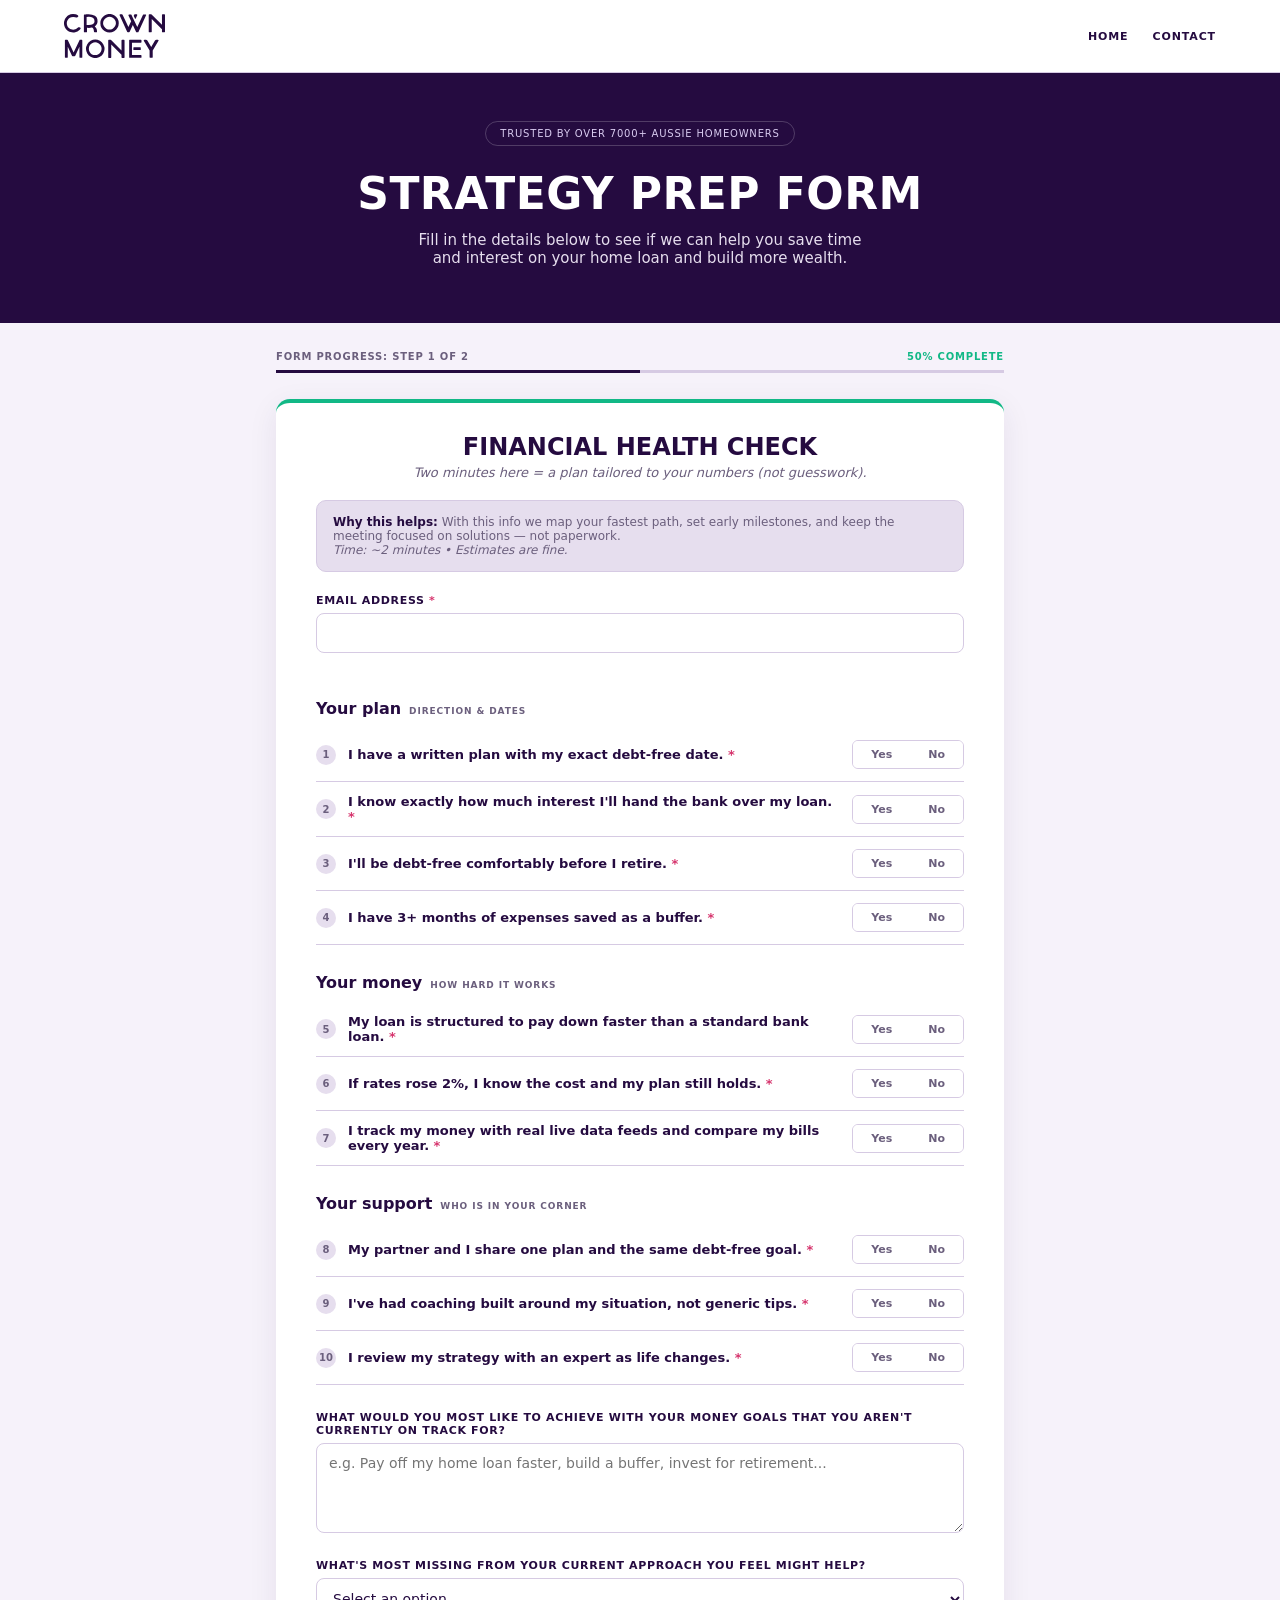
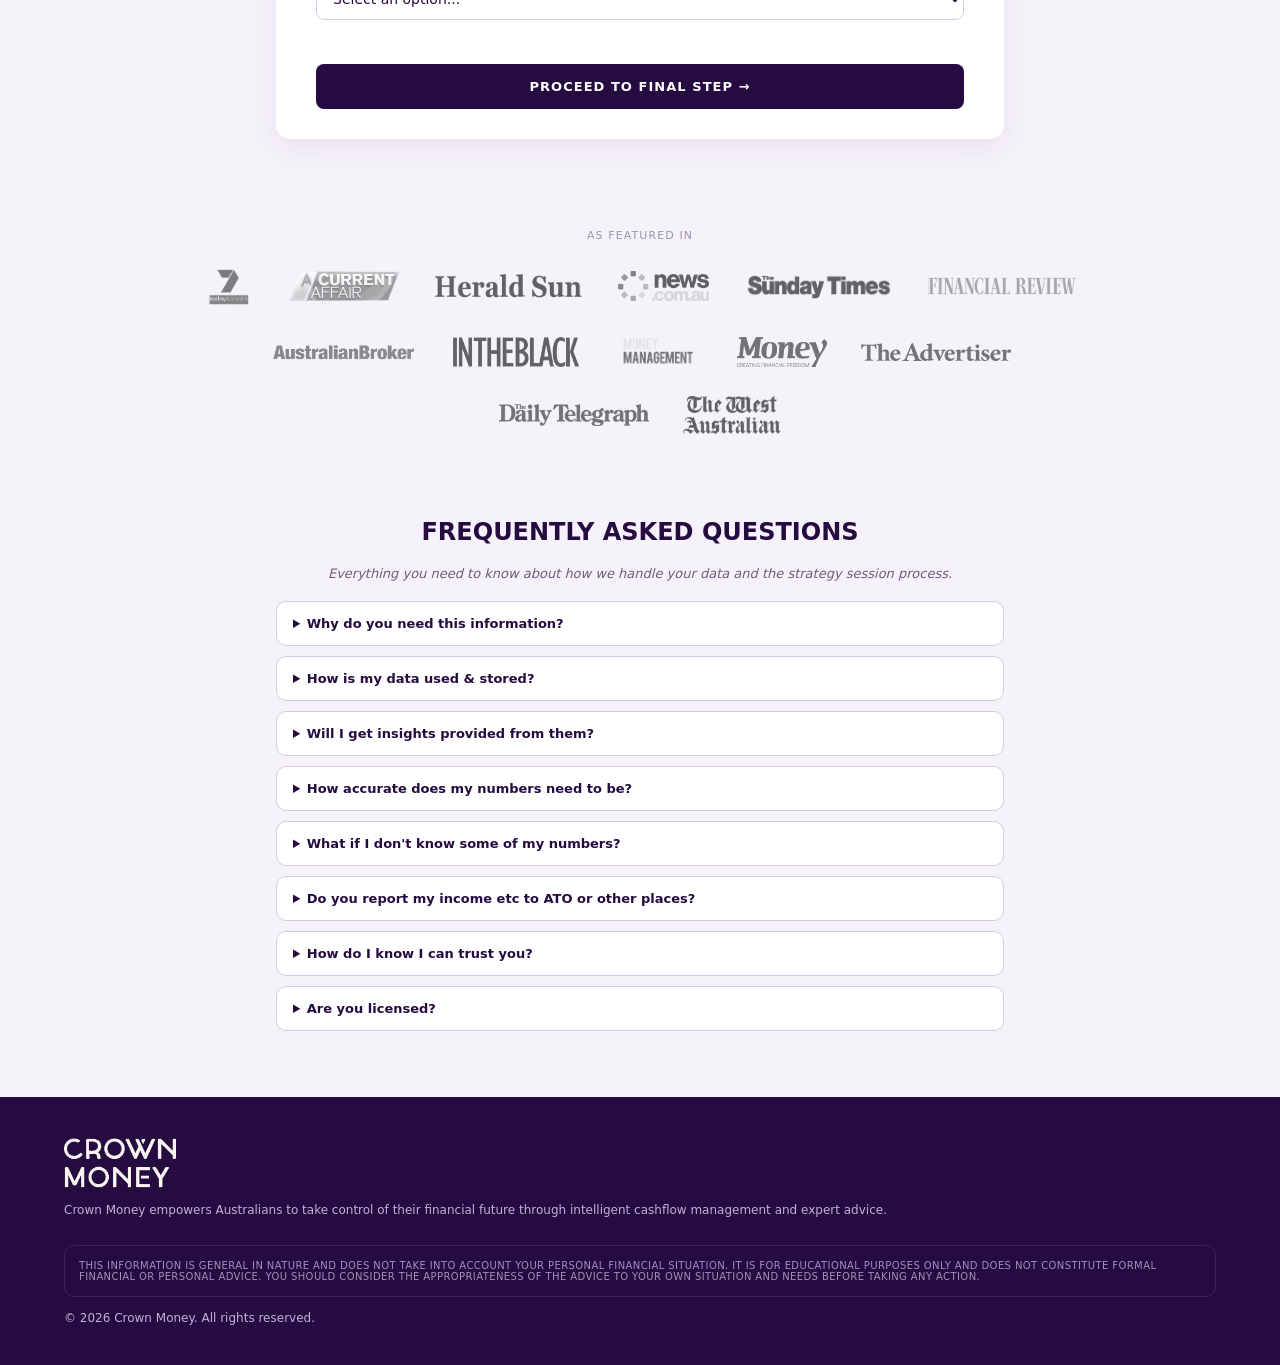
<file: index.html>
<!doctype html><html lang="en-AU"><head><meta charset="utf-8"><meta name="viewport" content="width=device-width,initial-scale=1">
<title>Financial Health Check | Crown Money</title><meta name="description" content="Two minutes to a plan tailored to your numbers. Crown Money financial health check."><link rel="icon" type="image/png" href="/assets/brand/favicon.png"><link rel="stylesheet" href="/assets/styles.css"></head><body>
<div id="top"></div>
<main>
 <div class="progress"><span>Form progress: Step 1 of 2</span><b>50% complete</b></div><div class="bar"><i style="width:50%"></i></div>
 <form class="card" id="f1" novalidate>
  <h2>Financial Health Check</h2><p class="sub">Two minutes here = a plan tailored to your numbers (not guesswork).</p>
  <div class="why"><strong>Why this helps:</strong> With this info we map your fastest path, set early milestones, and keep the meeting focused on solutions — not paperwork.<br><em>Time: ~2 minutes • Estimates are fine.</em></div>
  <div class="field"><label class="lbl" for="email">Email address <span class="req">*</span></label><input id="email" type="email" autocomplete="email" required><div class="err" id="e-email"></div></div>
  <div id="qs"></div>
  <div class="field" style="margin-top:26px"><label class="lbl" for="goal">What would you most like to achieve with your money goals that you aren't currently on track for?</label><textarea id="goal" placeholder="e.g. Pay off my home loan faster, build a buffer, invest for retirement..."></textarea></div>
  <div class="field"><label class="lbl" for="missing">What's most missing from your current approach you feel might help?</label><select id="missing"><option value="">Select an option...</option><option>A written plan with dates</option><option>Expert coaching</option><option>Better visibility of my spending</option><option>A faster loan structure</option><option>Shared goals with my partner</option><option>Something else</option></select></div>
  <div class="err" id="e-form"></div>
  <button class="btn" type="submit">Proceed to final step →</button>
 </form>
</main>
<div id="bottom"></div>
<script src="/assets/layout.js"></script>
<script>
const SECTIONS=[["Your plan","Direction & dates",[["plan_written","I have a written plan with my exact debt-free date."],["know_interest","I know exactly how much interest I'll hand the bank over my loan."],["debt_free_retire","I'll be debt-free comfortably before I retire."],["buffer_3m","I have 3+ months of expenses saved as a buffer."]]],
["Your money","How hard it works",[["loan_structure","My loan is structured to pay down faster than a standard bank loan."],["rates_2pct","If rates rose 2%, I know the cost and my plan still holds."],["tracking","I track my money with real live data feeds and compare my bills every year."]]],
["Your support","Who is in your corner",[["partner_aligned","My partner and I share one plan and the same debt-free goal."],["coaching","I've had coaching built around my situation, not generic tips."],["expert_review","I review my strategy with an expert as life changes."]]]];
let n=0;document.getElementById("qs").innerHTML=SECTIONS.map(([h,s,qs])=>`<div class="group">${h}<small>${s}</small></div>`+qs.map(([k,t])=>{n++;return `<div class="q" role="group" aria-label="${t}"><span class="n">${n}</span><span class="t">${t} <span class="req">*</span></span><div class="yn"><input type="radio" name="${k}" id="${k}-y" value="Yes"><label for="${k}-y">Yes</label><input type="radio" name="${k}" id="${k}-n" value="No"><label for="${k}-n">No</label></div></div>`}).join("")).join("");
const KEYS=SECTIONS.flatMap(s=>s[2].map(q=>q[0]));
const saved=store.get();
if(saved.step1){const s=saved.step1;email.value=s.email||"";goal.value=s.goal||"";missing.value=s.missing||"";KEYS.forEach(k=>{if(s[k]){const el=document.getElementById(k+"-"+(s[k]==="Yes"?"y":"n"));if(el)el.checked=true}})}
f1.addEventListener("submit",async e=>{e.preventDefault();
 const v=email.value.trim();document.getElementById("e-email").textContent="";document.getElementById("e-form").textContent="";
 if(!/^[^@\s]+@[^@\s]+\.[^@\s]+$/.test(v)){document.getElementById("e-email").textContent="Please enter a valid email address.";email.focus();return}
 const d={email:v,goal:goal.value.trim(),missing:missing.value};
 for(const k of KEYS){const c=document.querySelector(`input[name="${k}"]:checked`);if(!c){document.getElementById("e-form").textContent="Please answer all 10 questions.";return}d[k]=c.value}
 const btn=f1.querySelector("button[type=submit]");btn.disabled=true;btn.textContent="Saving…";
 const hp=await hubspot("step1",d); // never blocks the user if HubSpot is unavailable
 store.set({...store.get(),step1:d,token:hp.token||""});location.href="/assessment";});
</script></body></html>
</file>
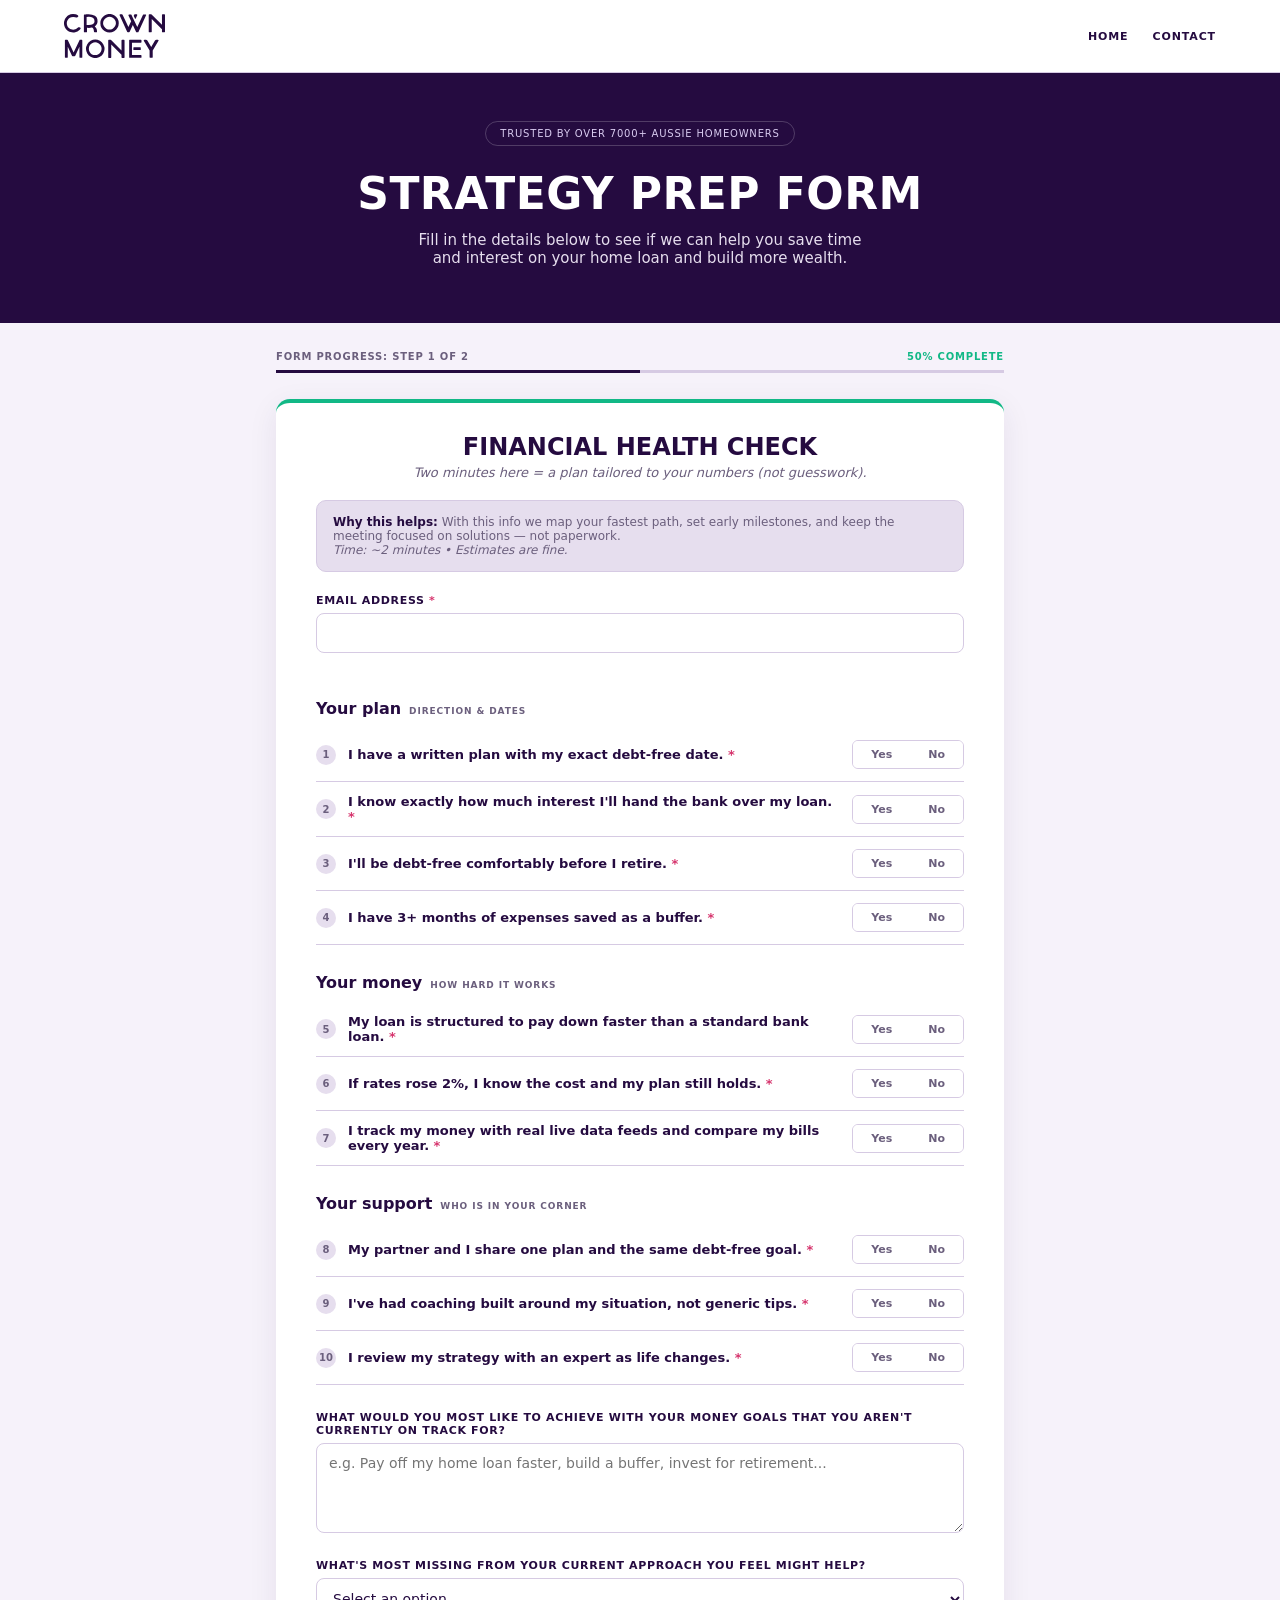
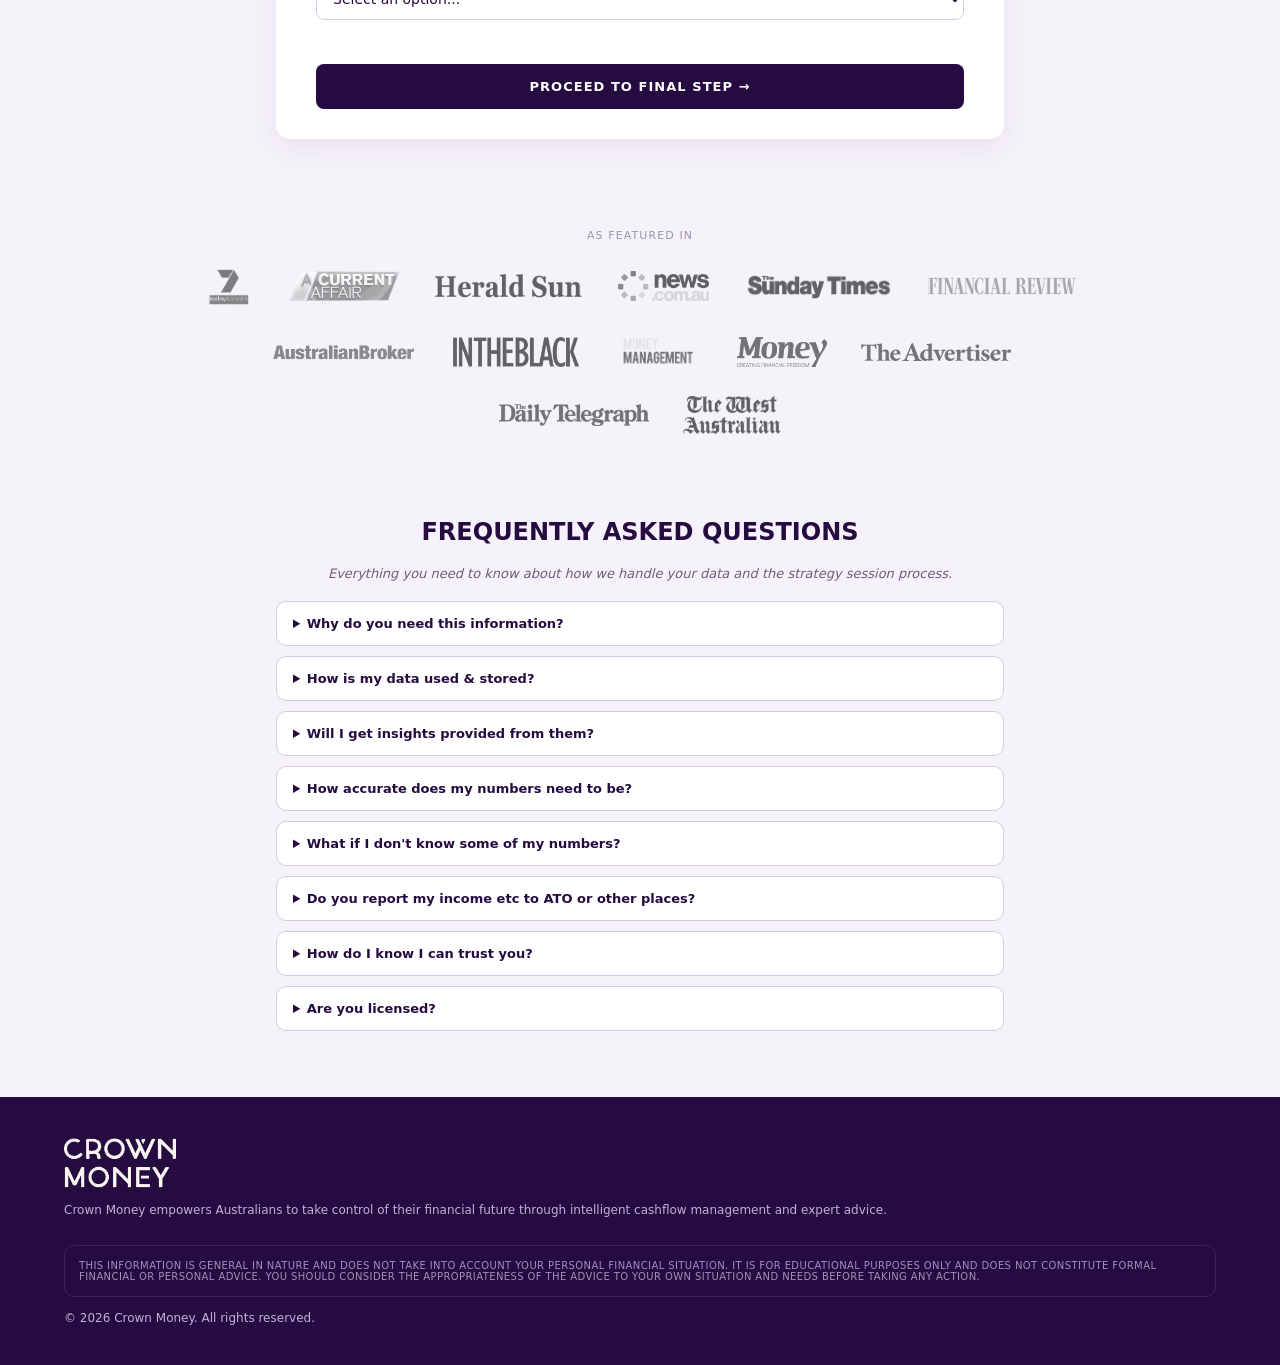
<file: assessment.html>
<!doctype html><html lang="en-AU"><head><meta charset="utf-8"><meta name="viewport" content="width=device-width,initial-scale=1">
<title>Complete Assessment | Crown Money</title><link rel="icon" type="image/png" href="/assets/brand/favicon.png"><link rel="stylesheet" href="/assets/styles.css"></head><body>
<div id="top"></div>
<main>
 <div class="progress"><span>Form progress: Step 2 of 2</span><b>100% complete</b></div><div class="bar"><i style="width:100%"></i></div>
 <a class="back" href="/">← Back to questions</a>
 <form id="f2" novalidate>
  <p class="hp" aria-hidden="true"><label>Don't fill this out <input name="bot-field" tabindex="-1" autocomplete="off"></label></p>
  <div class="panel"><h3>Client profile</h3><div class="in cols">
   <div><label class="lbl">Email address</label><input id="email" type="email" required></div>
   <div><label class="lbl" for="p1">Person 1 name <span class="req">*</span></label><input id="p1" type="text" required autocomplete="given-name"></div>
   <div><label class="lbl" for="p2">Person 2 name (optional)</label><input id="p2" type="text" placeholder="e.g. Jane Smith"></div></div></div>

  <div class="panel"><h3>Net income (Person 1 required)</h3><div class="in">
   <div class="note"><strong>Important:</strong> enter your <strong>net income</strong> (the amount into your bank account after tax). Use the estimator below if you only know your gross salary.</div>
   <div class="panel" style="margin-bottom:16px"><div class="in"><div class="sec" style="margin-top:0">Advanced income estimator (gross → net, approx.)</div>
    <div class="cols" style="grid-template-columns:1fr 1fr auto;align-items:end"><div><label class="lbl" for="g-amt">Gross salary</label><input id="g-amt" type="number" min="0" step="any" inputmode="decimal"></div><div><label class="lbl" for="g-freq">Frequency</label><select id="g-freq"></select></div><button type="button" class="btn" style="margin:0;padding:11px 16px" id="g-calc">Calculate net</button></div>
    <div class="err" id="g-out" style="color:var(--muted)">Estimate only: uses 2026–27 resident rates + 2% Medicare, excludes offsets and HELP.</div></div></div>
   <div id="inc"></div></div></div>

  <div class="panel"><h3>Expenses</h3><div class="in"><div id="exp"></div>
   <div id="custom"></div><button type="button" class="link" id="add-exp">+ Add expense</button>
   <div class="total"><span>Estimated monthly expenses</span><span id="tot">$0</span></div></div></div>

  <div class="panel"><h3>Complete assessment</h3><div class="in">
   <div class="done"><strong>Your data is Safe &amp; Secure.</strong> Everything is encrypted and only used to prepare your strategy session. Estimates are fine.</div>
   <div class="err" id="e-form"></div>
   <button class="btn" type="submit" id="submit">Submit assessment</button></div></div>
 </form>
</main>
<div id="bottom"></div>
<script src="/assets/layout.js"></script>
<script src="/assets/assessment.js"></script>
</body></html>
</file>
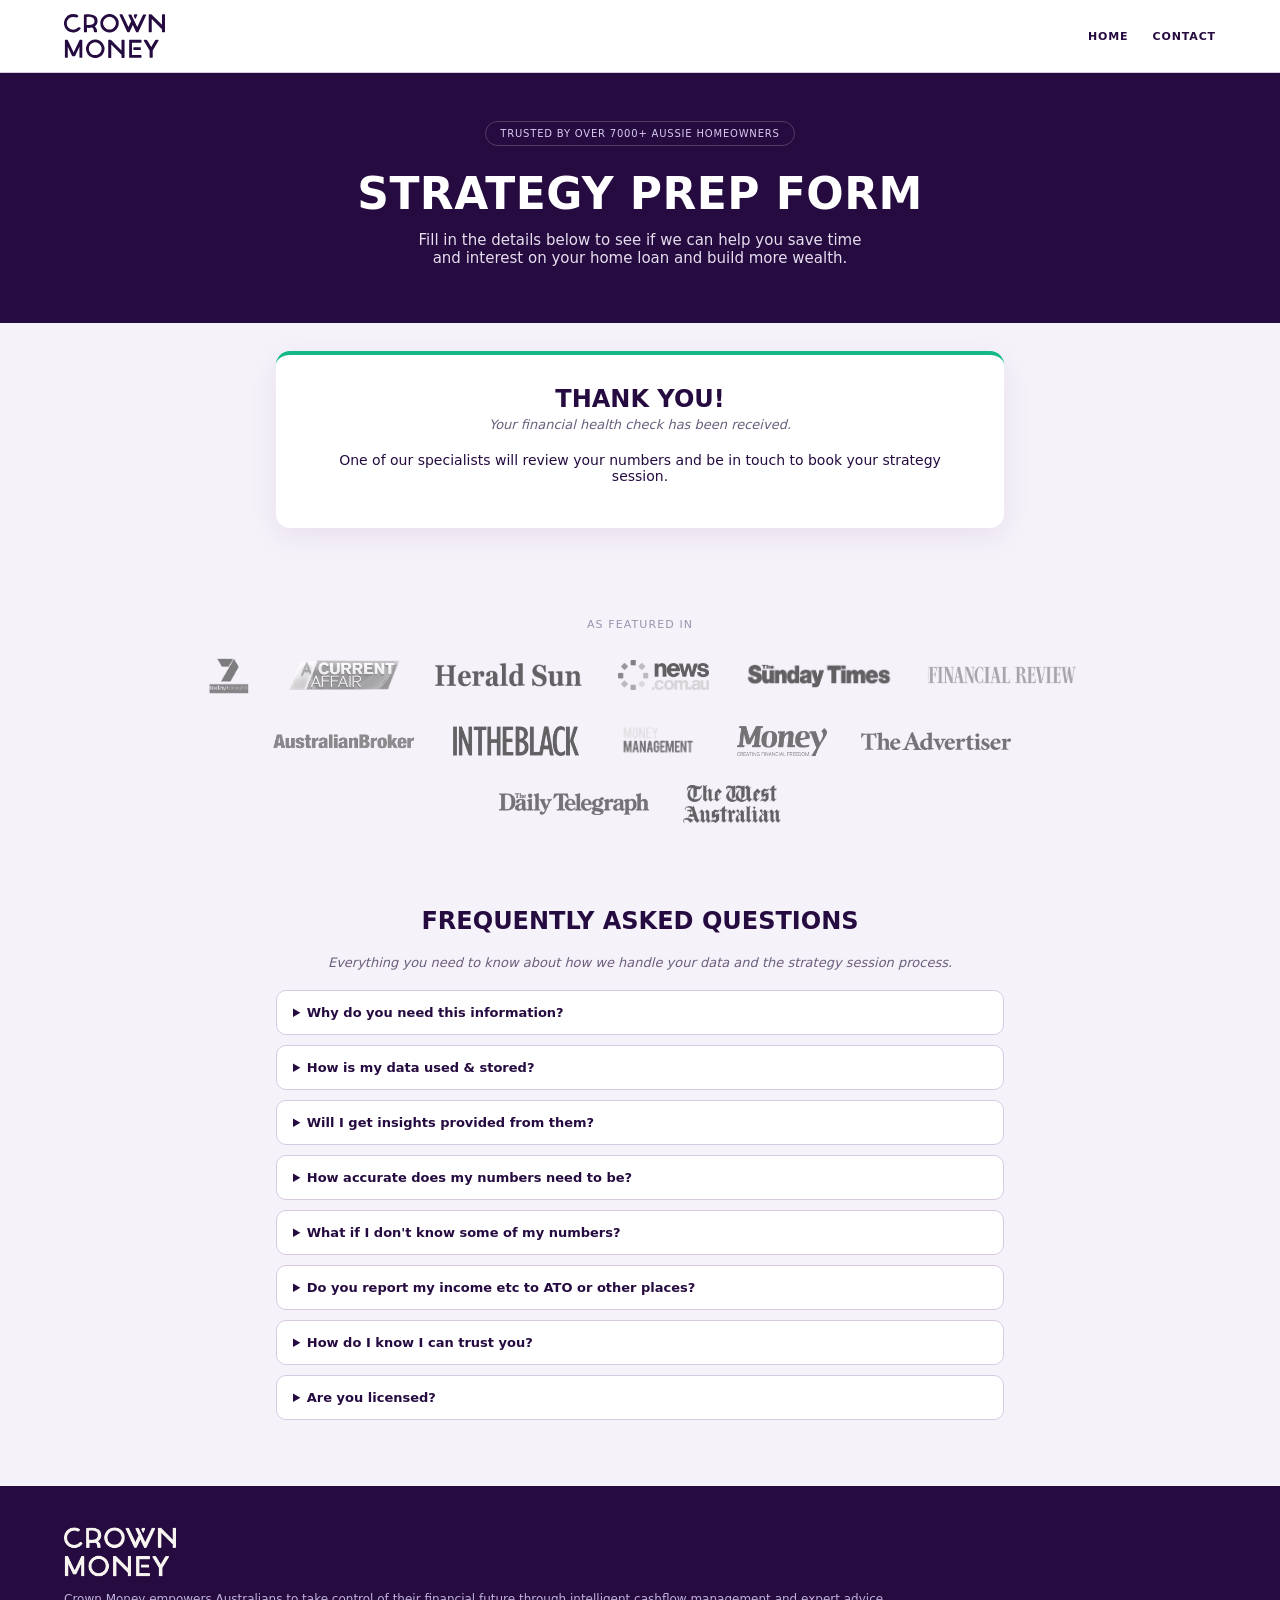
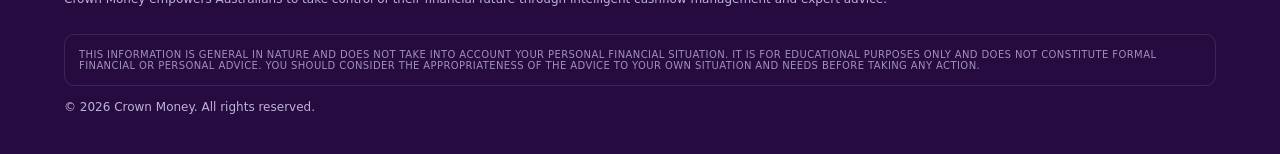
<file: thank-you.html>
<!doctype html><html lang="en-AU"><head><meta charset="utf-8"><meta name="viewport" content="width=device-width,initial-scale=1">
<title>Thank you | Crown Money</title><link rel="icon" type="image/png" href="/assets/brand/favicon.png"><link rel="stylesheet" href="/assets/styles.css"></head><body>
<div id="top"></div><main><div class="card"><h2>Thank you!</h2><p class="sub">Your financial health check has been received.</p><p style="text-align:center;font-size:14px">One of our specialists will review your numbers and be in touch to book your strategy session.</p></div></main><div id="bottom"></div><script src="/assets/layout.js"></script></body></html>
</file>
<file: assets/styles.css>
:root{--purple:#250B40;--purple-2:#3a1960;--lav:#E6DEEE;--ink:#250B40;--muted:#6b5f7d;--line:#d6cae3;--bg:#E6DEEE;--green:#12b886;--accent:#2a0e4d}
*{box-sizing:border-box}
body{margin:0;font-family:Inter,system-ui,-apple-system,Segoe UI,Roboto,sans-serif;color:var(--ink);background:#f6f2fa}
a{color:inherit}
header.nav{background:#fff;display:flex;justify-content:space-between;align-items:center;padding:14px 5vw;border-bottom:1px solid var(--line)}
.logo{display:block;line-height:0}.logo img{display:block;width:auto}
.nav nav{display:flex;gap:24px;font-size:11px;font-weight:700;letter-spacing:.08em;text-transform:uppercase}
.nav nav a{text-decoration:none}
.hero{background:var(--purple);color:#fff;text-align:center;padding:48px 5vw 56px}
.badge{display:inline-block;font-size:10px;letter-spacing:.08em;text-transform:uppercase;border:1px solid #ffffff33;border-radius:99px;padding:6px 14px;margin-bottom:22px;color:#d9ccf0}
.hero h1{margin:0 0 12px;font-size:clamp(28px,5vw,44px);letter-spacing:.01em;text-transform:uppercase;font-weight:800}
.hero p{margin:0 auto;max-width:460px;color:var(--lav);font-size:15px}
main{max-width:760px;margin:0 auto;padding:28px 16px 56px}
.progress{display:flex;justify-content:space-between;font-size:10px;letter-spacing:.08em;text-transform:uppercase;font-weight:700;color:var(--muted)}
.progress b{color:var(--green)}
.bar{height:3px;background:var(--line);margin:8px 0 26px}.bar i{display:block;height:100%;background:var(--purple)}
.card{background:#fff;border-radius:14px;border-top:4px solid var(--green);box-shadow:0 8px 30px #2a0e4d14;padding:30px clamp(18px,5vw,40px)}
.card h2{text-align:center;text-transform:uppercase;margin:0 0 4px;font-size:24px;font-weight:800}
.sub{text-align:center;color:var(--muted);font-style:italic;font-size:13px;margin:0 0 20px}
.why{background:var(--bg);border:1px solid var(--line);border-radius:10px;padding:14px 16px;font-size:12px;color:var(--muted);margin-bottom:22px}
.why strong{color:var(--ink)}
label.lbl{display:block;font-size:11px;font-weight:700;letter-spacing:.06em;text-transform:uppercase;margin:0 0 6px}
.req{color:#d6336c}
input[type=text],input[type=email],input[type=number],select,textarea{width:100%;font:inherit;font-size:14px;padding:11px 12px;border:1px solid var(--line);border-radius:8px;background:#fff;color:var(--ink)}
input:focus,select:focus,textarea:focus{outline:2px solid var(--purple);outline-offset:1px}
textarea{min-height:90px;resize:vertical}
.field{margin-bottom:22px}
.group{margin:28px 0 10px;font-weight:800;font-size:16px}
.group small{font-size:9px;letter-spacing:.1em;text-transform:uppercase;color:var(--muted);font-weight:600;margin-left:8px}
.q{display:flex;align-items:center;gap:12px;border-bottom:1px solid var(--line);padding:12px 0}
.q .n{flex:none;width:20px;height:20px;border-radius:50%;background:var(--bg);font-size:10px;font-weight:700;display:grid;place-items:center;color:var(--muted)}
.q .t{flex:1;font-size:13px;font-weight:600}
.yn{display:flex;border:1px solid var(--line);border-radius:6px;overflow:hidden;flex:none}
.yn input{position:absolute;opacity:0;pointer-events:none}
.yn label{padding:7px 18px;font-size:11px;font-weight:700;cursor:pointer;color:var(--muted);background:#fff}
.yn input:checked+label{background:var(--purple);color:#fff}
.yn input:focus-visible+label{outline:2px solid var(--green)}
.btn{display:block;width:100%;border:0;border-radius:8px;background:var(--purple);color:#fff;font:inherit;font-weight:800;font-size:13px;letter-spacing:.08em;text-transform:uppercase;padding:15px;cursor:pointer;margin-top:10px}
.btn:hover{background:var(--purple-2)}.btn:disabled{opacity:.6;cursor:wait}
.err{color:#d6336c;font-size:12px;margin-top:6px;min-height:1em}
.hp{position:absolute;left:-9999px}
.panel{background:#fff;border:1px solid var(--line);border-radius:12px;margin-bottom:18px;overflow:hidden}
.panel>h3{margin:0;background:var(--purple);color:#fff;font-size:12px;letter-spacing:.1em;text-transform:uppercase;padding:13px 18px}
.panel .in{padding:18px}
.note{background:var(--lav);border-radius:8px;padding:10px 12px;font-size:12px;margin-bottom:14px}
.row{display:grid;grid-template-columns:1fr 110px 120px;gap:8px;align-items:center;margin-bottom:8px}
.row span.nm{font-size:13px;font-weight:600}
.row.head{font-size:10px;text-transform:uppercase;letter-spacing:.08em;color:var(--muted);font-weight:700}
.cols{display:grid;grid-template-columns:1fr 1fr 1fr;gap:12px}
.sec{font-size:10px;letter-spacing:.1em;text-transform:uppercase;font-weight:800;color:var(--muted);margin:18px 0 8px}
.link{background:none;border:0;color:var(--purple);font:inherit;font-size:12px;font-weight:700;cursor:pointer;padding:6px 0}
.back{background:none;border:0;font:inherit;font-size:11px;font-weight:700;letter-spacing:.06em;text-transform:uppercase;color:var(--muted);cursor:pointer;margin-bottom:14px;text-decoration:none;display:inline-block}
.total{display:flex;justify-content:space-between;background:var(--bg);border-radius:8px;padding:12px 14px;font-weight:800;font-size:13px;margin-top:12px}
.done{background:#e6f9f1;border:1px solid #b6ecd6;border-radius:10px;padding:14px;font-size:12px;margin-bottom:14px}
.logos{text-align:center;color:#9a93ad;padding:34px 16px;font-size:11px;letter-spacing:.1em;text-transform:uppercase}
.faq{max-width:760px;margin:0 auto;padding:30px 16px 56px}
.faq h2{text-align:center;text-transform:uppercase;font-weight:800}
details{background:#fff;border:1px solid var(--line);border-radius:10px;padding:14px 16px;margin-bottom:10px}
summary{font-weight:700;font-size:13px;cursor:pointer}
details p{font-size:13px;color:var(--muted);margin:10px 0 0}
footer{background:var(--purple);color:#bfb1d9;padding:40px 5vw;font-size:12px}
footer .logo{margin-bottom:14px}
footer .disc{margin-top:28px;border:1px solid #ffffff22;border-radius:10px;padding:14px;font-size:10px;text-transform:uppercase;letter-spacing:.04em;opacity:.8}
@media(max-width:640px){.cols{grid-template-columns:1fr}.row{grid-template-columns:1fr 90px 105px}.q{flex-wrap:wrap}.q .t{flex-basis:calc(100% - 40px)}.yn{margin-left:32px}}
.press{display:flex;flex-wrap:wrap;justify-content:center;align-items:center;gap:22px 34px;max-width:900px;margin:22px auto 0}.press img{height:30px;width:auto;max-width:150px;object-fit:contain;filter:grayscale(1);opacity:.6;transition:.2s}.press img:hover{filter:none;opacity:1}@media(max-width:640px){.press{gap:18px 22px}.press img{height:24px;max-width:110px}}
.press img[src*="7-today"],.press img[src*="money-management"]{height:44px}.press img[src*="the-west"]{height:38px}
</file>
